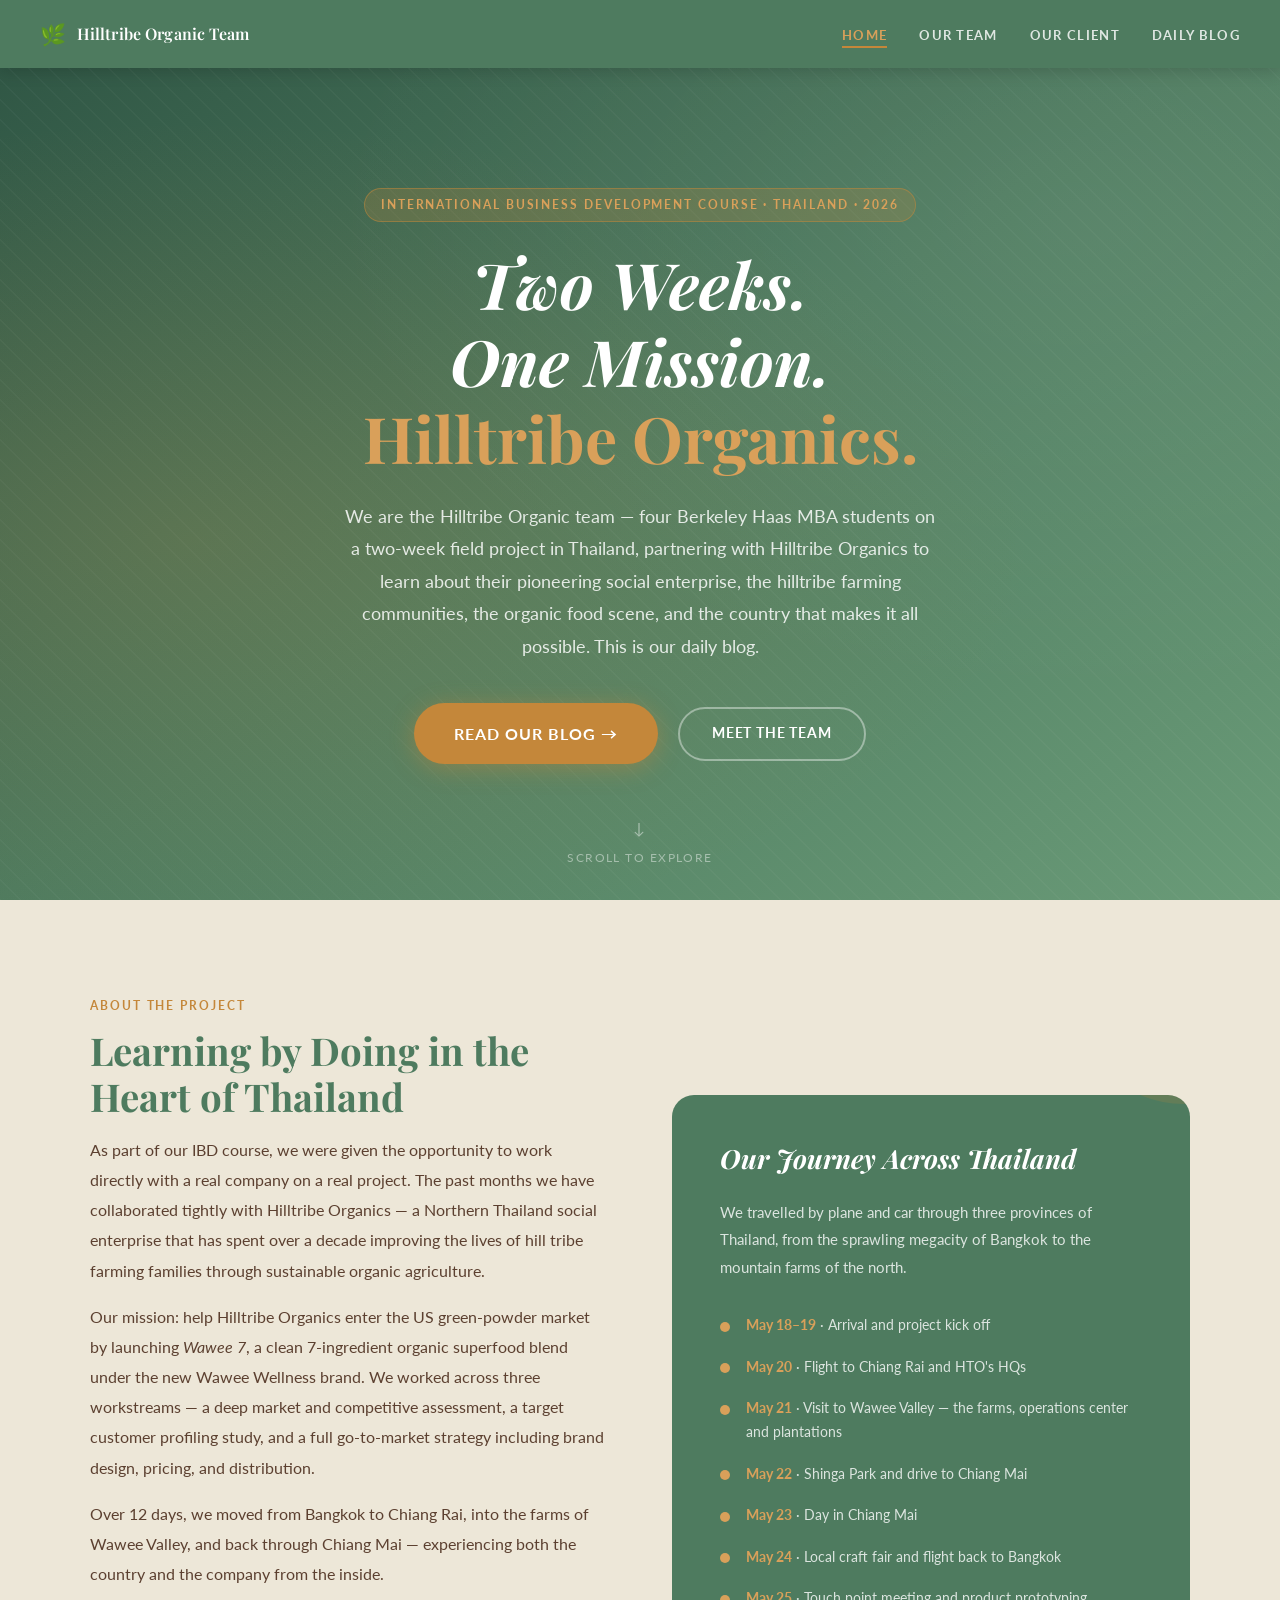
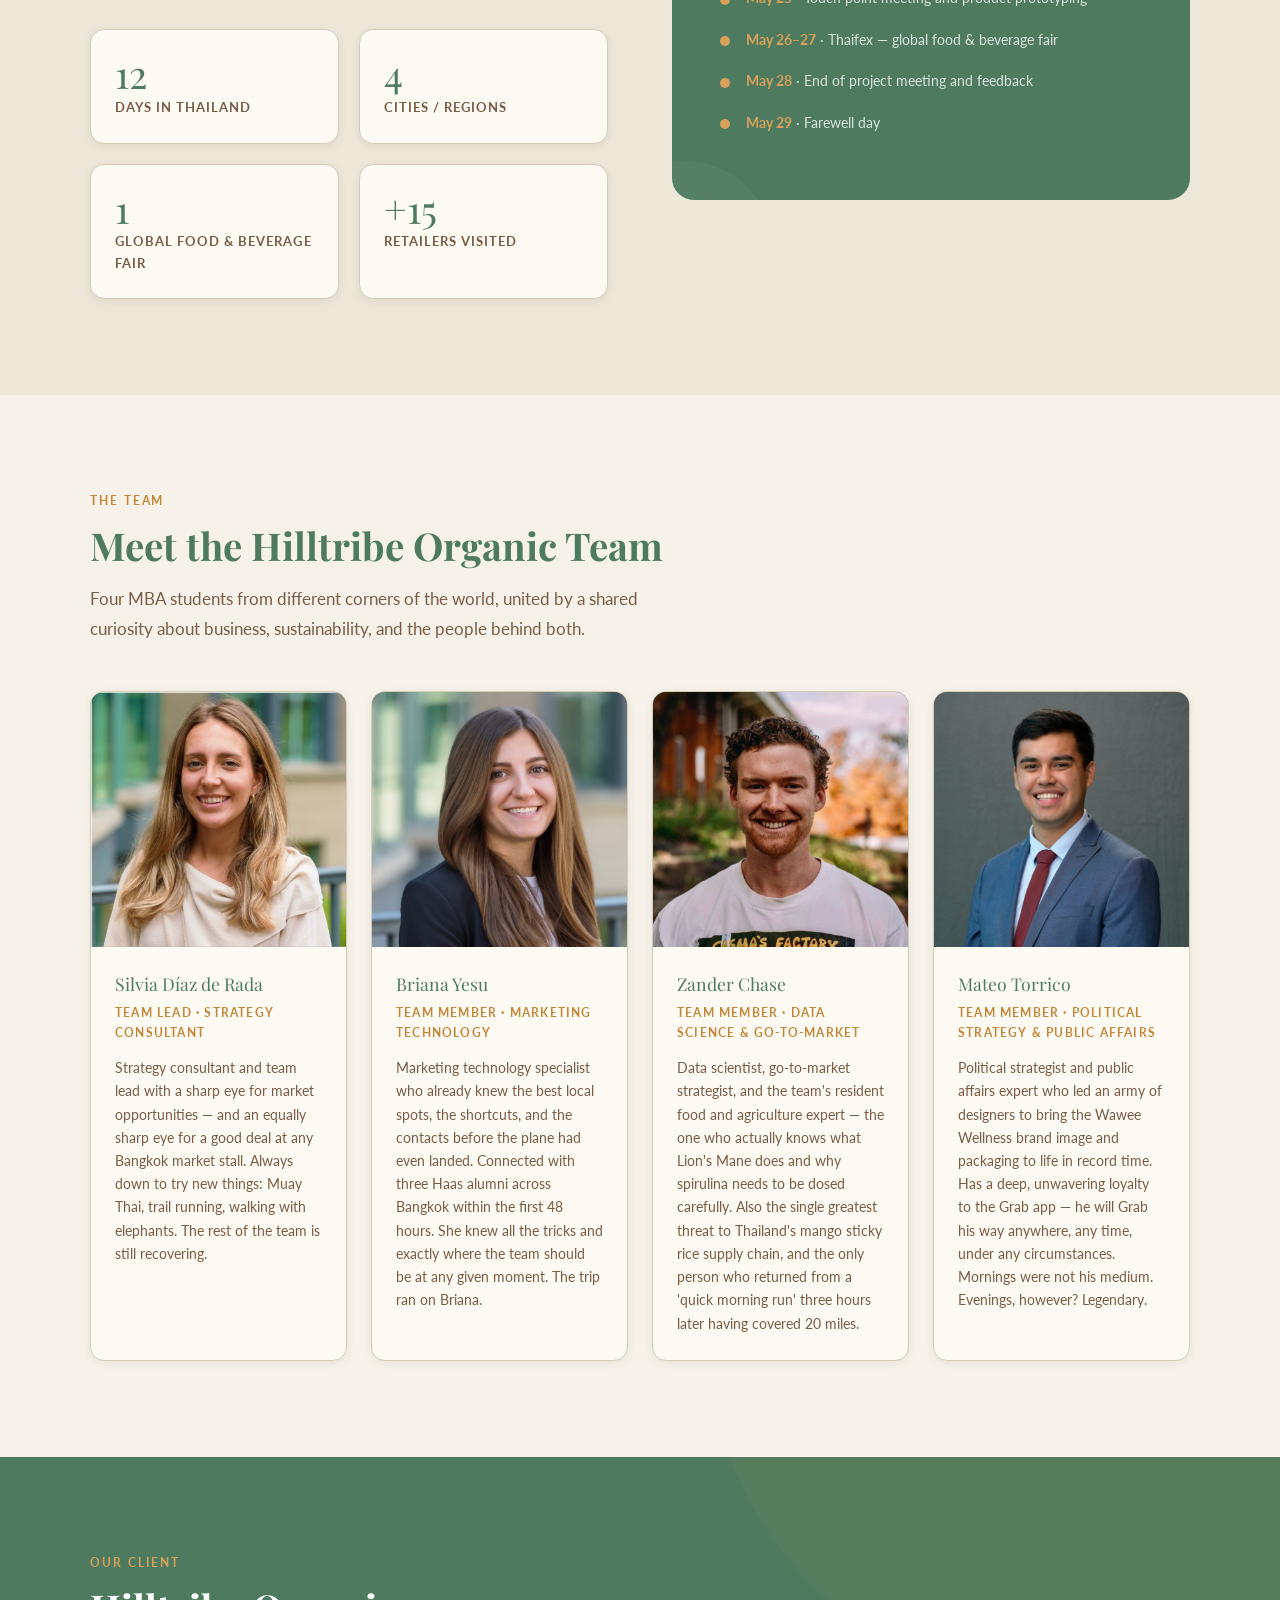
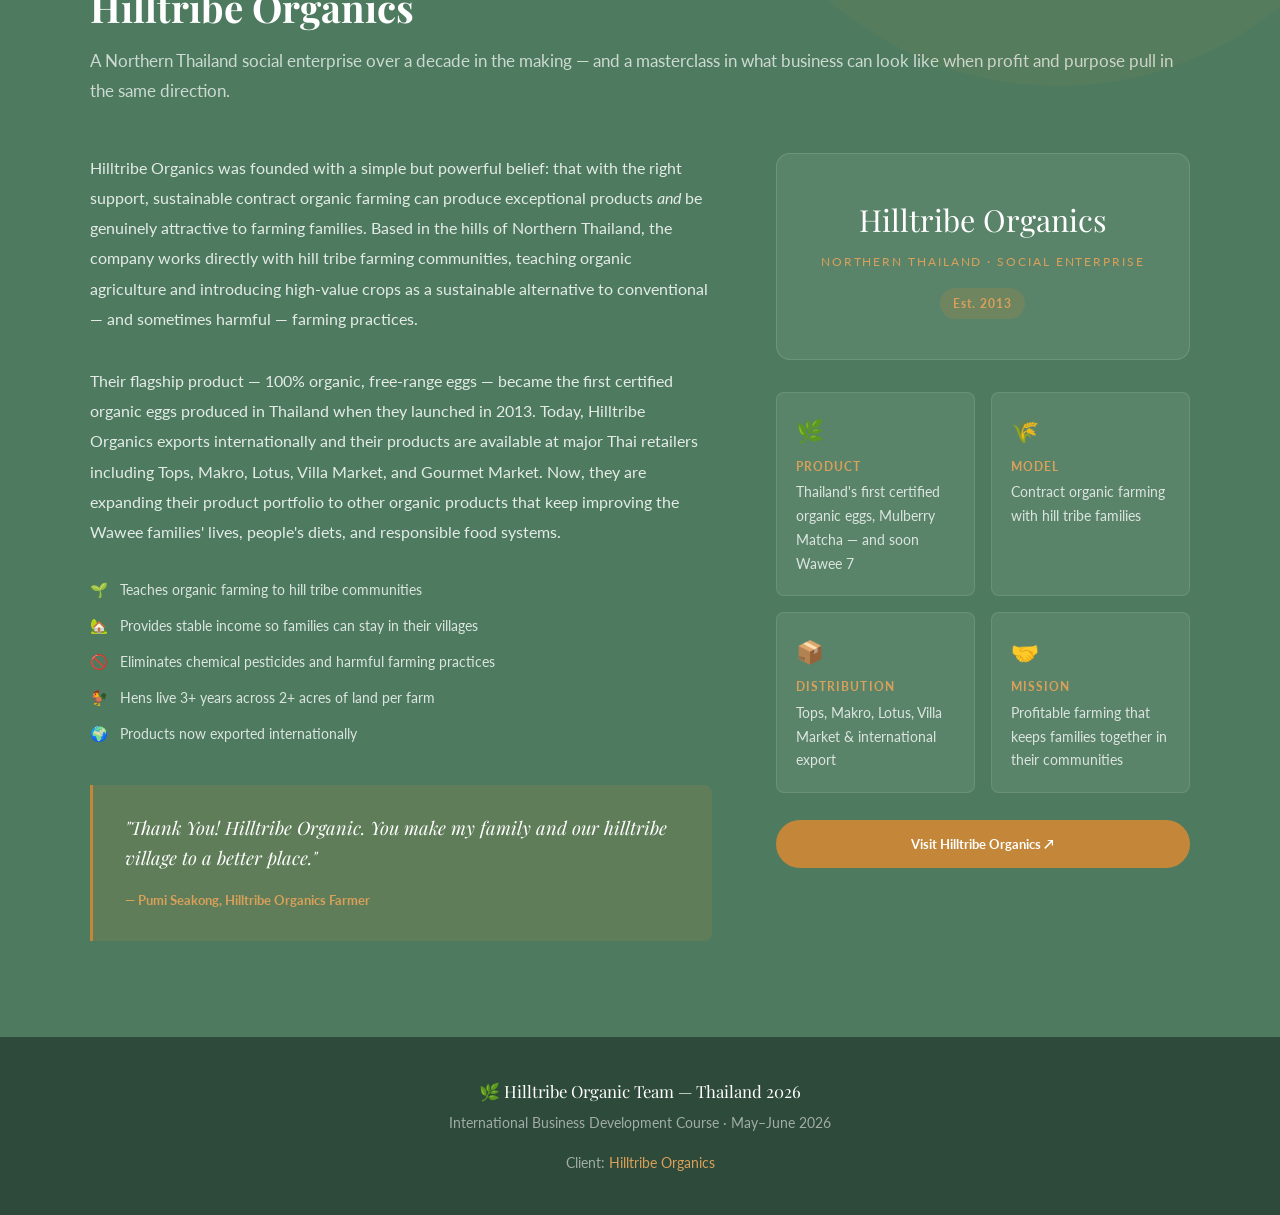
<file: index.html>
<!DOCTYPE html>
<html lang="en">
<head>
  <meta charset="UTF-8">
  <meta name="viewport" content="width=device-width, initial-scale=1.0">
  <title>Hilltribe Organic Team — Thailand 2026</title>
  <meta name="description" content="Follow the Hilltribe Organic MBA team on their two-week project in Thailand working with Hilltribe Organics.">
  <link rel="stylesheet" href="css/style.css">
  <link rel="icon" href="data:image/svg+xml,<svg xmlns='http://www.w3.org/2000/svg' viewBox='0 0 100 100'><text y='.9em' font-size='90'>🌿</text></svg>">
</head>
<body>

<!-- ══════════════════ NAVIGATION ══════════════════ -->
<nav>
  <a href="index.html" class="nav-logo">
    <span class="leaf">🌿</span>
    Hilltribe Organic Team
  </a>

  <button class="nav-toggle" id="nav-toggle" aria-label="Toggle menu">
    <span></span><span></span><span></span>
  </button>

  <ul class="nav-links" id="nav-links">
    <li><a href="index.html" class="active">Home</a></li>
    <li><a href="#team">Our Team</a></li>
    <li><a href="#client">Our Client</a></li>
    <li><a href="blog.html">Daily Blog</a></li>
  </ul>
</nav>


<!-- ══════════════════ HERO ══════════════════ -->
<section class="hero">
  <div class="hero-pattern"></div>
  <div class="hero-content">
    <span class="hero-eyebrow">International Business Development Course · Thailand · 2026</span>

    <h1>
      Two Weeks.<br>
      One Mission.<br>
      <em>Hilltribe Organics.</em>
    </h1>

    <p class="hero-desc">
      We are the Hilltribe Organic team — four Berkeley Haas MBA students on a two-week
      field project in Thailand, partnering with Hilltribe Organics to learn about their
      pioneering social enterprise, the hilltribe farming communities, the organic food
      scene, and the country that makes it all possible. This is our daily blog.
    </p>

    <div class="hero-buttons">
      <a href="blog.html" class="btn-primary">
        Read Our Blog →
      </a>
      <a href="#team" class="btn-outline">
        Meet the Team
      </a>
    </div>
  </div>

  <div class="hero-scroll">
    <span>↓</span>
    Scroll to explore
  </div>
</section>


<!-- ══════════════════ PROJECT OVERVIEW ══════════════════ -->
<section class="section about-section" id="project">
  <div class="section-inner">
    <div class="about-grid">

      <div class="about-text">
        <div class="section-label">About the Project</div>
        <h2 class="section-title">Learning by Doing in the Heart of Thailand</h2>
        <p>
          As part of our IBD course, we were given the opportunity to work directly with
          a real company on a real project. The past months we have collaborated tightly
          with Hilltribe Organics — a Northern Thailand social enterprise that has spent
          over a decade improving the lives of hill tribe farming families through
          sustainable organic agriculture.
        </p>
        <p>
          Our mission: help Hilltribe Organics enter the US green-powder market by
          launching <em>Wawee 7</em>, a clean 7-ingredient organic superfood blend under
          the new Wawee Wellness brand. We worked across three workstreams — a deep
          market and competitive assessment, a target customer profiling study, and a
          full go-to-market strategy including brand design, pricing, and distribution.
        </p>
        <p>
          Over 12 days, we moved from Bangkok to Chiang Rai, into the farms of Wawee
          Valley, and back through Chiang Mai — experiencing both the country and the
          company from the inside.
        </p>

        <div class="about-stats">
          <div class="stat-card">
            <div class="stat-num">12</div>
            <div class="stat-label">Days in Thailand</div>
          </div>
          <div class="stat-card">
            <div class="stat-num">4</div>
            <div class="stat-label">Cities / Regions</div>
          </div>
          <div class="stat-card">
            <div class="stat-num">1</div>
            <div class="stat-label">Global Food & Beverage Fair</div>
          </div>
          <div class="stat-card">
            <div class="stat-num">+15</div>
            <div class="stat-label">Retailers Visited</div>
          </div>
        </div>
      </div>

      <div class="about-visual">
        <div class="about-visual-content">
          <h3>Our Journey Across Thailand</h3>
          <p>
            We travelled by plane and car through three provinces of Thailand,
            from the sprawling megacity of Bangkok to the mountain farms of the north.
          </p>

          <div class="trip-timeline">
            <div class="timeline-item">
              <div class="timeline-dot"></div>
              <div class="timeline-text"><strong>May 18–19</strong> · Arrival and project kick off</div>
            </div>
            <div class="timeline-item">
              <div class="timeline-dot"></div>
              <div class="timeline-text"><strong>May 20</strong> · Flight to Chiang Rai and HTO's HQs</div>
            </div>
            <div class="timeline-item">
              <div class="timeline-dot"></div>
              <div class="timeline-text"><strong>May 21</strong> · Visit to Wawee Valley — the farms, operations center and plantations</div>
            </div>
            <div class="timeline-item">
              <div class="timeline-dot"></div>
              <div class="timeline-text"><strong>May 22</strong> · Shinga Park and drive to Chiang Mai</div>
            </div>
            <div class="timeline-item">
              <div class="timeline-dot"></div>
              <div class="timeline-text"><strong>May 23</strong> · Day in Chiang Mai</div>
            </div>
            <div class="timeline-item">
              <div class="timeline-dot"></div>
              <div class="timeline-text"><strong>May 24</strong> · Local craft fair and flight back to Bangkok</div>
            </div>
            <div class="timeline-item">
              <div class="timeline-dot"></div>
              <div class="timeline-text"><strong>May 25</strong> · Touch point meeting and product prototyping</div>
            </div>
            <div class="timeline-item">
              <div class="timeline-dot"></div>
              <div class="timeline-text"><strong>May 26–27</strong> · Thaifex — global food & beverage fair</div>
            </div>
            <div class="timeline-item">
              <div class="timeline-dot"></div>
              <div class="timeline-text"><strong>May 28</strong> · End of project meeting and feedback</div>
            </div>
            <div class="timeline-item">
              <div class="timeline-dot"></div>
              <div class="timeline-text"><strong>May 29</strong> · Farewell day</div>
            </div>
          </div>
        </div>
      </div>

    </div>
  </div>
</section>


<!-- ══════════════════ TEAM ══════════════════ -->
<section class="section team-section" id="team">
  <div class="section-inner">
    <div class="section-label">The Team</div>
    <h2 class="section-title">Meet the Hilltribe Organic Team</h2>
    <p class="section-sub">
      Four MBA students from different corners of the world, united by a shared curiosity
      about business, sustainability, and the people behind both.
    </p>

    <!-- Team cards are injected by main.js / data.js -->
    <div class="team-grid" id="team-grid"></div>
  </div>
</section>


<!-- ══════════════════ CLIENT ══════════════════ -->
<section class="section client-section" id="client">
  <div class="section-inner">
    <div class="section-label">Our Client</div>
    <h2 class="section-title">Hilltribe Organics</h2>
    <p class="section-sub">
      A Northern Thailand social enterprise over a decade in the making — and a
      masterclass in what business can look like when profit and purpose pull
      in the same direction.
    </p>

    <div class="client-grid">

      <!-- Left: description -->
      <div>
        <p class="client-desc">
          Hilltribe Organics was founded with a simple but powerful belief: that with
          the right support, sustainable contract organic farming can produce exceptional
          products <em>and</em> be genuinely attractive to farming families. Based in
          the hills of Northern Thailand, the company works directly with hill tribe
          farming communities, teaching organic agriculture and introducing high-value
          crops as a sustainable alternative to conventional — and sometimes harmful —
          farming practices.
        </p>
        <p class="client-desc">
          Their flagship product — 100% organic, free-range eggs — became the first
          certified organic eggs produced in Thailand when they launched in 2013.
          Today, Hilltribe Organics exports internationally and their products are
          available at major Thai retailers including Tops, Makro, Lotus, Villa Market,
          and Gourmet Market. Now, they are expanding their product portfolio to other
          organic products that keep improving the Wawee families' lives, people's diets,
          and responsible food systems.
        </p>

        <ul class="client-mission-list">
          <li><span>🌱</span> Teaches organic farming to hill tribe communities</li>
          <li><span>🏡</span> Provides stable income so families can stay in their villages</li>
          <li><span>🚫</span> Eliminates chemical pesticides and harmful farming practices</li>
          <li><span>🐓</span> Hens live 3+ years across 2+ acres of land per farm</li>
          <li><span>🌍</span> Products now exported internationally</li>
        </ul>

        <div class="client-quote">
          <blockquote>
            "Thank You! Hilltribe Organic. You make my family and our hilltribe
            village to a better place."
          </blockquote>
          <cite>— Pumi Seakong, Hilltribe Organics Farmer</cite>
        </div>
      </div>

      <!-- Right: logo & facts -->
      <div class="client-right">
        <div class="client-logo-box">
          <div class="logo-name">Hilltribe Organics</div>
          <div class="logo-tag">Northern Thailand · Social Enterprise</div>
          <span class="logo-since">Est. 2013</span>
        </div>

        <div class="client-facts">
          <div class="fact-card">
            <div class="f-icon">🌿</div>
            <div class="f-title">Product</div>
            <div class="f-body">Thailand's first certified organic eggs, Mulberry Matcha — and soon Wawee 7</div>
          </div>
          <div class="fact-card">
            <div class="f-icon">🌾</div>
            <div class="f-title">Model</div>
            <div class="f-body">Contract organic farming with hill tribe families</div>
          </div>
          <div class="fact-card">
            <div class="f-icon">📦</div>
            <div class="f-title">Distribution</div>
            <div class="f-body">Tops, Makro, Lotus, Villa Market & international export</div>
          </div>
          <div class="fact-card">
            <div class="f-icon">🤝</div>
            <div class="f-title">Mission</div>
            <div class="f-body">Profitable farming that keeps families together in their communities</div>
          </div>
        </div>

        <br>
        <a href="https://hilltribeorganics.com/" target="_blank" rel="noopener" class="client-link">
          Visit Hilltribe Organics ↗
        </a>
      </div>

    </div>
  </div>
</section>


<!-- ══════════════════ FOOTER ══════════════════ -->
<footer>
  <div class="footer-brand">🌿 Hilltribe Organic Team — Thailand 2026</div>
  <p>International Business Development Course · May–June 2026</p>
  <p style="margin-top:.5rem">
    Client: <a href="https://hilltribeorganics.com/" target="_blank" rel="noopener">Hilltribe Organics</a>
  </p>
</footer>


<script src="js/data.js"></script>
<script src="js/main.js"></script>
</body>
</html>
</file>
<file: css/style.css>
@import url('https://fonts.googleapis.com/css2?family=Playfair+Display:ital,wght@0,400;0,600;0,700;1,400;1,600&family=Lato:wght@300;400;700&display=swap');

/* ============================================
   CSS VARIABLES
   ============================================ */
:root {
  --bg:           #F6F2EA;
  --bg-dark:      #EDE7D8;
  --bg-darker:    #E0D8C6;
  --primary:      #4E7B5F;
  --primary-mid:  #5E9070;
  --primary-light:#7AAB88;
  --accent:       #C4873A;
  --accent-light: #D9A05A;
  --text:         #3D2B1F;
  --text-mid:     #5C4030;
  --text-light:   #7A5C45;
  --white:        #FFFFFF;
  --card-bg:      #FDFAF4;
  --border:       #D5CDB8;

  --font-head: 'Playfair Display', Georgia, serif;
  --font-body: 'Lato', system-ui, sans-serif;

  --nav-h: 68px;
  --r-sm:  8px;
  --r:     14px;
  --r-lg:  22px;

  --sh-sm: 0 2px 8px rgba(61,43,31,.08);
  --sh:    0 4px 24px rgba(61,43,31,.12);
  --sh-lg: 0 12px 40px rgba(61,43,31,.18);
  --t:     .25s ease;
}

/* ============================================
   RESET & BASE
   ============================================ */
*, *::before, *::after { box-sizing: border-box; margin: 0; padding: 0; }
html { scroll-behavior: smooth; }

body {
  font-family: var(--font-body);
  background: var(--bg);
  color: var(--text);
  line-height: 1.7;
  font-size: 16px;
}

h1,h2,h3,h4 { font-family: var(--font-head); line-height: 1.2; color: var(--primary); }
h1 { font-size: clamp(2rem,5vw,3.6rem); }
h2 { font-size: clamp(1.6rem,4vw,2.4rem); }
h3 { font-size: clamp(1.15rem,2.5vw,1.65rem); }
h4 { font-size: 1.05rem; }

p { margin-bottom: 1rem; }
p:last-child { margin-bottom: 0; }
img { max-width: 100%; height: auto; display: block; }
a { color: var(--accent); text-decoration: none; transition: color var(--t); }
a:hover { color: var(--primary); }


/* ============================================
   NAVIGATION
   ============================================ */
nav {
  position: fixed; top: 0; left: 0; right: 0;
  height: var(--nav-h);
  background: var(--primary);
  display: flex; align-items: center; justify-content: space-between;
  padding: 0 2.5rem;
  z-index: 1000;
  box-shadow: 0 2px 16px rgba(0,0,0,.18);
}

.nav-logo {
  display: flex; align-items: center; gap: .65rem;
  color: white;
  font-family: var(--font-head);
  font-size: 1rem;
  font-weight: 600;
  text-decoration: none;
  letter-spacing: .01em;
}
.nav-logo .leaf { font-size: 1.3rem; }

.nav-links { display: flex; gap: 2rem; list-style: none; }
.nav-links a {
  color: rgba(255,255,255,.82);
  font-size: .82rem;
  font-weight: 700;
  letter-spacing: .1em;
  text-transform: uppercase;
  text-decoration: none;
  transition: color var(--t);
  padding-bottom: 3px;
  border-bottom: 2px solid transparent;
}
.nav-links a:hover, .nav-links a.active {
  color: var(--accent-light);
  border-bottom-color: var(--accent);
}

.nav-toggle {
  display: none; flex-direction: column; gap: 5px;
  cursor: pointer; background: none; border: none; padding: 4px;
}
.nav-toggle span { display: block; width: 24px; height: 2px; background: white; border-radius: 2px; transition: var(--t); }


/* ============================================
   HERO
   ============================================ */
.hero {
  min-height: 100vh;
  background: linear-gradient(145deg, #2E5443 0%, var(--primary) 50%, #6A9B78 100%);
  display: flex; align-items: center; justify-content: center;
  text-align: center;
  padding: calc(var(--nav-h) + 4rem) 2rem 5rem;
  position: relative; overflow: hidden;
}

.hero::before {
  content: '';
  position: absolute; inset: 0;
  background:
    radial-gradient(ellipse at 15% 60%, rgba(196,135,58,.18) 0%, transparent 55%),
    radial-gradient(ellipse at 85% 25%, rgba(255,255,255,.06) 0%, transparent 50%);
}

.hero-pattern {
  position: absolute; inset: 0; opacity: .03;
  background-image: repeating-linear-gradient(45deg,#fff 0,#fff 1px,transparent 0,transparent 50%);
  background-size: 20px 20px;
}

.hero-content { position: relative; max-width: 780px; z-index: 1; }

.hero-eyebrow {
  display: inline-block;
  background: rgba(196,135,58,.22);
  border: 1px solid rgba(196,135,58,.5);
  color: var(--accent-light);
  font-size: .75rem;
  font-weight: 700;
  letter-spacing: .16em;
  text-transform: uppercase;
  padding: .38rem 1rem;
  border-radius: 100px;
  margin-bottom: 1.5rem;
}

.hero h1 {
  color: white;
  font-size: clamp(2.4rem,6vw,4rem);
  margin-bottom: 1.5rem;
  font-style: italic;
}
.hero h1 em { font-style: normal; color: var(--accent-light); }

.hero-desc {
  color: rgba(255,255,255,.84);
  font-size: 1.1rem;
  line-height: 1.85;
  max-width: 600px;
  margin: 0 auto 2.5rem;
}

.hero-buttons { display: flex; gap: 1.25rem; justify-content: center; flex-wrap: wrap; align-items: center; }

@keyframes btn-pulse {
  0%, 100% { box-shadow: 0 4px 24px rgba(196,135,58,.45), 0 0 0 0 rgba(196,135,58,.35); }
  60%       { box-shadow: 0 4px 24px rgba(196,135,58,.45), 0 0 0 10px rgba(196,135,58,0); }
}

.btn-primary {
  display: inline-flex; align-items: center; gap: .6rem;
  background: var(--accent); color: white;
  padding: 1.05rem 2.5rem; border-radius: 100px;
  font-weight: 700; font-size: 1rem; letter-spacing: .06em; text-transform: uppercase;
  text-decoration: none;
  transition: all var(--t);
  box-shadow: 0 4px 24px rgba(196,135,58,.45);
  animation: btn-pulse 2.4s ease-in-out infinite;
}
.btn-primary:hover { background: var(--accent-light); color: white; transform: translateY(-2px); box-shadow: 0 10px 32px rgba(196,135,58,.55); animation: none; }

.btn-outline {
  display: inline-flex; align-items: center; gap: .5rem;
  background: transparent; color: white;
  border: 2px solid rgba(255,255,255,.4);
  padding: .85rem 2rem; border-radius: 100px;
  font-weight: 700; font-size: .85rem; letter-spacing: .06em; text-transform: uppercase;
  text-decoration: none;
  transition: all var(--t);
}
.btn-outline:hover { border-color: white; background: rgba(255,255,255,.1); color: white; transform: translateY(-2px); }

.hero-scroll {
  position: absolute; bottom: 2rem; left: 50%; transform: translateX(-50%);
  color: rgba(255,255,255,.45);
  font-size: .75rem; letter-spacing: .12em; text-transform: uppercase;
  display: flex; flex-direction: column; align-items: center; gap: .4rem;
  animation: bob 2.2s ease-in-out infinite;
}
.hero-scroll span { font-size: 1rem; }

@keyframes bob {
  0%,100% { transform: translateX(-50%) translateY(0); }
  50%      { transform: translateX(-50%) translateY(-7px); }
}


/* ============================================
   SECTION SHARED
   ============================================ */
.section { padding: 6rem 2rem; }
.section-inner { max-width: 1100px; margin: 0 auto; }

.section-label {
  font-size: .75rem; font-weight: 700;
  letter-spacing: .16em; text-transform: uppercase;
  color: var(--accent); margin-bottom: .65rem;
}
.section-title { margin-bottom: 1rem; }
.section-sub {
  color: var(--text-light); font-size: 1.05rem;
  max-width: 560px; margin-bottom: 3rem; line-height: 1.75;
}


/* ============================================
   PROJECT ABOUT
   ============================================ */
.about-section { background: var(--bg-dark); }

.about-grid {
  display: grid; grid-template-columns: 1fr 1fr;
  gap: 4rem; align-items: center;
}

.about-text p { color: var(--text-mid); font-size: 1.02rem; line-height: 1.85; }

.about-stats {
  display: grid; grid-template-columns: 1fr 1fr; gap: 1.25rem; margin-top: 2.5rem;
}

.stat-card {
  background: var(--card-bg);
  border: 1px solid var(--border);
  border-radius: var(--r);
  padding: 1.5rem;
  box-shadow: var(--sh-sm);
}
.stat-card .stat-num {
  font-family: var(--font-head); font-size: 2.4rem;
  color: var(--primary); line-height: 1; margin-bottom: .25rem;
}
.stat-card .stat-label { font-size: .8rem; color: var(--text-light); text-transform: uppercase; letter-spacing: .08em; font-weight: 700; }

.about-visual {
  background: var(--primary); border-radius: var(--r-lg);
  padding: 3rem; color: white; position: relative; overflow: hidden;
}
.about-visual::before {
  content: ''; position: absolute; top: -30%; right: -20%;
  width: 220px; height: 220px;
  background: rgba(196,135,58,.18); border-radius: 50%;
}
.about-visual::after {
  content: ''; position: absolute; bottom: -20%; left: -15%;
  width: 180px; height: 180px;
  background: rgba(255,255,255,.04); border-radius: 50%;
}
.about-visual-content { position: relative; z-index: 1; }
.about-visual h3 { color: white; font-style: italic; margin-bottom: 1.5rem; }
.about-visual p { color: rgba(255,255,255,.8); font-size: .95rem; line-height: 1.8; margin-bottom: 1.25rem; }

.trip-timeline { margin-top: 2rem; }
.timeline-item {
  display: flex; gap: 1rem; align-items: flex-start;
  margin-bottom: 1.1rem;
}
.timeline-dot {
  width: 10px; height: 10px; border-radius: 50%;
  background: var(--accent-light); flex-shrink: 0; margin-top: .55rem;
}
.timeline-text { font-size: .88rem; color: rgba(255,255,255,.8); }
.timeline-text strong { color: var(--accent-light); }


/* ============================================
   TEAM
   ============================================ */
.team-section { background: var(--bg); }

.team-grid {
  display: grid; grid-template-columns: repeat(4, 1fr); gap: 1.5rem;
}

.team-card {
  background: var(--card-bg);
  border-radius: var(--r);
  overflow: hidden;
  box-shadow: var(--sh-sm);
  border: 1px solid var(--border);
  transition: transform var(--t), box-shadow var(--t);
}
.team-card:hover { transform: translateY(-6px); box-shadow: var(--sh-lg); }

.team-photo {
  width: 100%; aspect-ratio: 1;
  display: flex; align-items: center; justify-content: center;
  font-family: var(--font-head); font-size: 2.8rem;
  color: white; font-style: italic;
  position: relative; overflow: hidden;
  background: var(--primary);
}
.team-photo img {
  position: absolute; inset: 0;
  width: 100%; height: 100%;
  object-fit: cover; object-position: top center;
  z-index: 1;
}
.team-photo .initials { position: relative; z-index: 0; opacity: .9; }

/* Individual card colors when no photo */
.team-card:nth-child(1) .team-photo { background: linear-gradient(135deg, #4E7B5F 0%, #7AAB88 100%); }
.team-card:nth-child(2) .team-photo { background: linear-gradient(135deg, #7A5C45 0%, #A87D5F 100%); }
.team-card:nth-child(3) .team-photo { background: linear-gradient(135deg, #4A7080 0%, #6A96A8 100%); }
.team-card:nth-child(4) .team-photo { background: linear-gradient(135deg, #7A6040 0%, #A88858 100%); }

.team-info { padding: 1.4rem 1.5rem 1.6rem; }
.team-name { font-family: var(--font-head); font-size: 1.1rem; color: var(--primary); margin-bottom: .2rem; }
.team-role { font-size: .75rem; font-weight: 700; letter-spacing: .1em; text-transform: uppercase; color: var(--accent); margin-bottom: .8rem; }
.team-bio { font-size: .88rem; color: var(--text-light); line-height: 1.65; margin: 0; }


/* ============================================
   CLIENT
   ============================================ */
.client-section {
  background: var(--primary);
  color: white; position: relative; overflow: hidden;
}
.client-section::before {
  content: ''; position: absolute; top: -40%; right: -10%;
  width: 700px; height: 700px;
  background: rgba(196,135,58,.06); border-radius: 50%;
}

.client-section .section-label { color: var(--accent-light); }
.client-section .section-title { color: white; }
.client-section .section-sub { color: rgba(255,255,255,.72); max-width: 100%; }

.client-grid {
  display: grid; grid-template-columns: 3fr 2fr;
  gap: 4rem; align-items: start;
  position: relative; z-index: 1;
}

.client-desc { color: rgba(255,255,255,.85); font-size: 1.02rem; line-height: 1.85; margin-bottom: 2rem; }

.client-facts {
  display: grid; grid-template-columns: 1fr 1fr; gap: 1rem; margin-top: 2rem;
}
.fact-card {
  background: rgba(255,255,255,.07);
  border: 1px solid rgba(255,255,255,.1);
  border-radius: var(--r-sm); padding: 1.2rem;
}
.fact-card .f-icon { font-size: 1.4rem; margin-bottom: .4rem; }
.fact-card .f-title { font-size: .75rem; color: var(--accent-light); text-transform: uppercase; letter-spacing: .09em; font-weight: 700; }
.fact-card .f-body { font-size: .88rem; color: rgba(255,255,255,.78); margin-top: .2rem; }

.client-quote {
  background: rgba(196,135,58,.15);
  border-left: 3px solid var(--accent);
  padding: 1.75rem 2rem; border-radius: 0 var(--r-sm) var(--r-sm) 0;
  margin-top: 2.5rem;
}
.client-quote blockquote {
  font-family: var(--font-head); font-style: italic;
  font-size: 1.15rem; color: white; line-height: 1.65; margin-bottom: .75rem;
}
.client-quote cite { font-size: .82rem; color: var(--accent-light); font-style: normal; font-weight: 700; }

.client-right { position: relative; z-index: 1; }

.client-logo-box {
  background: rgba(255,255,255,.07);
  border: 1px solid rgba(255,255,255,.12);
  border-radius: var(--r);
  padding: 2.5rem;
  text-align: center;
  margin-bottom: 1.5rem;
}
.client-logo-box .logo-name {
  font-family: var(--font-head); font-size: 1.9rem;
  color: white; margin-bottom: .4rem;
}
.client-logo-box .logo-tag {
  font-size: .75rem; letter-spacing: .16em;
  text-transform: uppercase; color: var(--accent-light);
}
.client-logo-box .logo-since {
  display: inline-block; margin-top: 1rem;
  background: rgba(196,135,58,.2); color: var(--accent-light);
  font-size: .78rem; font-weight: 700; letter-spacing: .08em;
  padding: .3rem .8rem; border-radius: 100px;
}

.client-link {
  display: flex; align-items: center; justify-content: center; gap: .5rem;
  background: var(--accent); color: white;
  padding: .8rem 1.5rem; border-radius: 100px;
  font-size: .84rem; font-weight: 700; text-decoration: none;
  transition: all var(--t);
}
.client-link:hover { background: var(--accent-light); color: white; transform: translateY(-2px); }

.client-mission-list { margin-top: 2rem; list-style: none; }
.client-mission-list li {
  display: flex; align-items: flex-start; gap: .75rem;
  color: rgba(255,255,255,.8); font-size: .9rem; margin-bottom: .9rem; line-height: 1.5;
}
.client-mission-list li span { color: var(--accent-light); flex-shrink: 0; }


/* ============================================
   FOOTER
   ============================================ */
footer {
  background: #2E4A3A;
  color: rgba(255,255,255,.55);
  text-align: center;
  padding: 2.5rem 2rem;
  font-size: .88rem;
}
footer .footer-brand { font-family: var(--font-head); color: white; font-size: 1.05rem; margin-bottom: .4rem; }
footer a { color: var(--accent-light); }
footer a:hover { color: var(--accent); }


/* ============================================
   BLOG PAGE LAYOUT
   ============================================ */
.blog-body {
  padding-top: var(--nav-h);
  display: flex;
  flex-direction: column;
  height: 100vh;
  height: 100dvh;
}

/* Day tabs bar */
.day-tabs-bar {
  background: var(--primary);
  padding: .6rem 1rem;
  display: flex; align-items: center; gap: .4rem;
  overflow-x: auto;
  flex-shrink: 0;
  position: relative;
  z-index: 10;
  scrollbar-width: thin;
  scrollbar-color: rgba(255,255,255,.2) transparent;
}
.day-tabs-bar::-webkit-scrollbar { height: 3px; }
.day-tabs-bar::-webkit-scrollbar-track { background: transparent; }
.day-tabs-bar::-webkit-scrollbar-thumb { background: rgba(255,255,255,.25); border-radius: 3px; }

.day-tab {
  flex-shrink: 0;
  background: rgba(255,255,255,.1);
  border: 1px solid rgba(255,255,255,.15);
  color: rgba(255,255,255,.75);
  border-radius: var(--r-sm);
  padding: .45rem .9rem;
  cursor: pointer;
  transition: all var(--t);
  font-family: var(--font-body);
  font-size: .78rem;
  font-weight: 700;
  text-align: center;
  line-height: 1.3;
  white-space: nowrap;
}
.day-tab:hover { background: rgba(255,255,255,.18); color: white; }
.day-tab.active {
  background: var(--accent);
  border-color: var(--accent);
  color: white;
  box-shadow: 0 2px 12px rgba(196,135,58,.5);
}
.day-tab .tab-day { display: block; font-size: .68rem; opacity: .8; }
.day-tab .tab-loc { display: block; }

/* Split layout */
.blog-split {
  display: grid;
  grid-template-columns: 44% 56%;
  flex: 1;
  min-height: 0;
  overflow: hidden;
}

/* Map panel */
.map-panel { position: relative; background: #e8e4d8; }
#map { height: 100%; width: 100%; }

.map-legend {
  position: absolute; bottom: 1.25rem; left: 1.25rem;
  background: rgba(255,255,255,.92);
  border-radius: var(--r-sm);
  padding: .7rem 1rem;
  box-shadow: var(--sh);
  display: flex; flex-direction: column; gap: .4rem;
  font-size: .78rem; color: var(--text);
  z-index: 800;
}
.legend-item { display: flex; align-items: center; gap: .5rem; font-weight: 700; }
.legend-dot { width: 14px; height: 3px; border-radius: 2px; }
.legend-dot.plane { background: var(--accent); }
.legend-dot.car { background: var(--primary); }

.map-transport-badge {
  position: absolute; top: 1rem; left: 50%; transform: translateX(-50%);
  background: rgba(255,255,255,.95);
  border-radius: 100px;
  padding: .4rem 1.2rem;
  font-size: .8rem; font-weight: 700; color: var(--text);
  box-shadow: var(--sh);
  z-index: 800;
  display: none;
  align-items: center; gap: .4rem;
  white-space: nowrap;
}
.map-transport-badge.show { display: flex; }

/* Content panel */
.content-panel {
  overflow-y: auto;
  background: var(--bg);
  scrollbar-width: thin;
  scrollbar-color: var(--border) transparent;
}
.content-panel::-webkit-scrollbar { width: 5px; }
.content-panel::-webkit-scrollbar-track { background: transparent; }
.content-panel::-webkit-scrollbar-thumb { background: var(--border); border-radius: 5px; }

.entry-wrap { padding: 2.5rem 2.5rem 3rem; }

.entry-header { margin-bottom: 2rem; }
.entry-eyebrow {
  display: inline-flex; align-items: center; gap: .4rem;
  font-size: .75rem; font-weight: 700; letter-spacing: .12em;
  text-transform: uppercase; color: var(--accent);
  margin-bottom: .65rem;
}
.entry-title {
  font-family: var(--font-head); color: var(--primary);
  font-size: clamp(1.5rem,3vw,2.1rem);
  margin-bottom: .5rem;
}
.entry-meta {
  display: flex; align-items: center; gap: 1rem;
  color: var(--text-light); font-size: .85rem;
  padding-bottom: 1.25rem;
  border-bottom: 1px solid var(--border);
  flex-wrap: wrap;
}
.entry-meta span { display: flex; align-items: center; gap: .3rem; }

.entry-body { color: var(--text-mid); font-size: .97rem; line-height: 1.85; margin-bottom: 2rem; }
.entry-body h4 { color: var(--primary); margin: 1.5rem 0 .6rem; }

.photo-grid {
  display: grid;
  grid-template-columns: repeat(auto-fill, minmax(140px, 1fr));
  gap: .75rem;
  margin-top: 1.5rem;
}
.photo-slot {
  aspect-ratio: 1;
  border-radius: var(--r-sm);
  overflow: hidden;
  background: var(--bg-darker);
  display: flex; align-items: center; justify-content: center;
  color: var(--text-light); font-size: .75rem;
  text-align: center; padding: .5rem;
  border: 2px dashed var(--border);
}
.photo-slot img {
  width: 100%; height: 100%;
  object-fit: cover;
}
.photo-slot.has-photo { border: none; background: transparent; }

.placeholder-note {
  background: rgba(196,135,58,.1);
  border: 1px solid rgba(196,135,58,.25);
  border-radius: var(--r-sm);
  padding: 1rem 1.25rem;
  font-size: .88rem;
  color: var(--text-mid);
  display: flex; align-items: flex-start; gap: .5rem;
  margin-bottom: 1.5rem;
}
.placeholder-note em { font-style: normal; font-weight: 700; color: var(--accent); }

.nav-arrows {
  display: flex; justify-content: space-between; align-items: center;
  margin-top: 2.5rem; padding-top: 1.5rem;
  border-top: 1px solid var(--border);
}
.nav-arrow-btn {
  display: flex; align-items: center; gap: .4rem;
  background: var(--card-bg); border: 1px solid var(--border);
  color: var(--text-mid); border-radius: var(--r-sm);
  padding: .6rem 1rem; font-size: .82rem; font-weight: 700;
  cursor: pointer; transition: all var(--t); font-family: var(--font-body);
}
.nav-arrow-btn:hover { background: var(--primary); color: white; border-color: var(--primary); }
.nav-arrow-btn:disabled { opacity: .35; cursor: default; }
.nav-arrow-btn:disabled:hover { background: var(--card-bg); color: var(--text-mid); border-color: var(--border); }


/* ============================================
   LEAFLET CUSTOM MARKERS
   ============================================ */

/* Tile layer: warm colour toning */
#map .leaflet-tile-pane {
  filter: saturate(1.08) hue-rotate(-4deg) brightness(1.02);
}

/* Pin base */
.map-pin-inner {
  box-shadow: 0 4px 14px rgba(0,0,0,.4);
}

/* Current-location pin: amber pulse */
.map-pin-current {
  box-shadow: 0 4px 14px rgba(0,0,0,.4), 0 0 0 0 rgba(196,135,58,.7);
  animation: pin-pulse 2s ease-out infinite;
}
@keyframes pin-pulse {
  0%   { box-shadow: 0 4px 14px rgba(0,0,0,.4), 0 0 0 0   rgba(196,135,58,.7); }
  70%  { box-shadow: 0 4px 14px rgba(0,0,0,.4), 0 0 0 12px rgba(196,135,58,0); }
  100% { box-shadow: 0 4px 14px rgba(0,0,0,.4), 0 0 0 0   rgba(196,135,58,0); }
}

/* Zoom controls */
.leaflet-control-zoom {
  border: none !important;
  border-radius: var(--r-sm) !important;
  box-shadow: var(--sh) !important;
}
.leaflet-control-zoom a {
  background: white !important;
  color: var(--primary) !important;
  border-color: var(--border) !important;
  font-weight: 700 !important;
}
.leaflet-control-zoom a:hover {
  background: var(--primary) !important;
  color: white !important;
}
.leaflet-control-attribution {
  background: rgba(255,255,255,.75) !important;
  font-size: .62rem !important;
  border-radius: var(--r-sm) 0 0 0 !important;
}

.leaflet-popup-content-wrapper {
  border-radius: var(--r-sm) !important;
  box-shadow: var(--sh) !important;
  font-family: var(--font-body) !important;
}
.leaflet-popup-content {
  font-size: .85rem !important;
  color: var(--text) !important;
  margin: .75rem 1rem !important;
  line-height: 1.5 !important;
}
.popup-title { font-family: var(--font-head); font-weight: 600; color: var(--primary); font-size: .95rem; }
.popup-date { color: var(--text-light); font-size: .8rem; margin-top: .15rem; }


/* ============================================
   RESPONSIVE
   ============================================ */
@media (max-width: 1024px) {
  .team-grid { grid-template-columns: repeat(2, 1fr); }
  .about-grid { grid-template-columns: 1fr; gap: 2.5rem; }
  .client-grid { grid-template-columns: 1fr; gap: 2.5rem; }
  .blog-split { grid-template-columns: 1fr; grid-template-rows: 320px 1fr; }
  .blog-body { height: auto; min-height: 100vh; }
  .content-panel { overflow-y: visible; }
}

@media (max-width: 768px) {
  nav { padding: 0 1.25rem; }
  .nav-links { display: none; }
  .nav-links.open {
    display: flex; flex-direction: column; gap: .5rem;
    position: absolute; top: var(--nav-h); left: 0; right: 0;
    background: var(--primary); padding: 1.5rem;
  }
  .nav-toggle { display: flex; }
  .section { padding: 4rem 1.25rem; }
  .team-grid { grid-template-columns: 1fr 1fr; }
  .about-stats { grid-template-columns: 1fr 1fr; }
  .client-facts { grid-template-columns: 1fr; }
  .hero-buttons { flex-direction: column; align-items: center; }
  .blog-split { grid-template-rows: 280px 1fr; }
  .entry-wrap { padding: 1.5rem 1.25rem 2.5rem; }
}

@media (max-width: 480px) {
  .team-grid { grid-template-columns: 1fr; max-width: 320px; margin: 0 auto; }
  h1 { font-size: 1.9rem; }
  .blog-split { grid-template-rows: 240px 1fr; }
}
</file>
